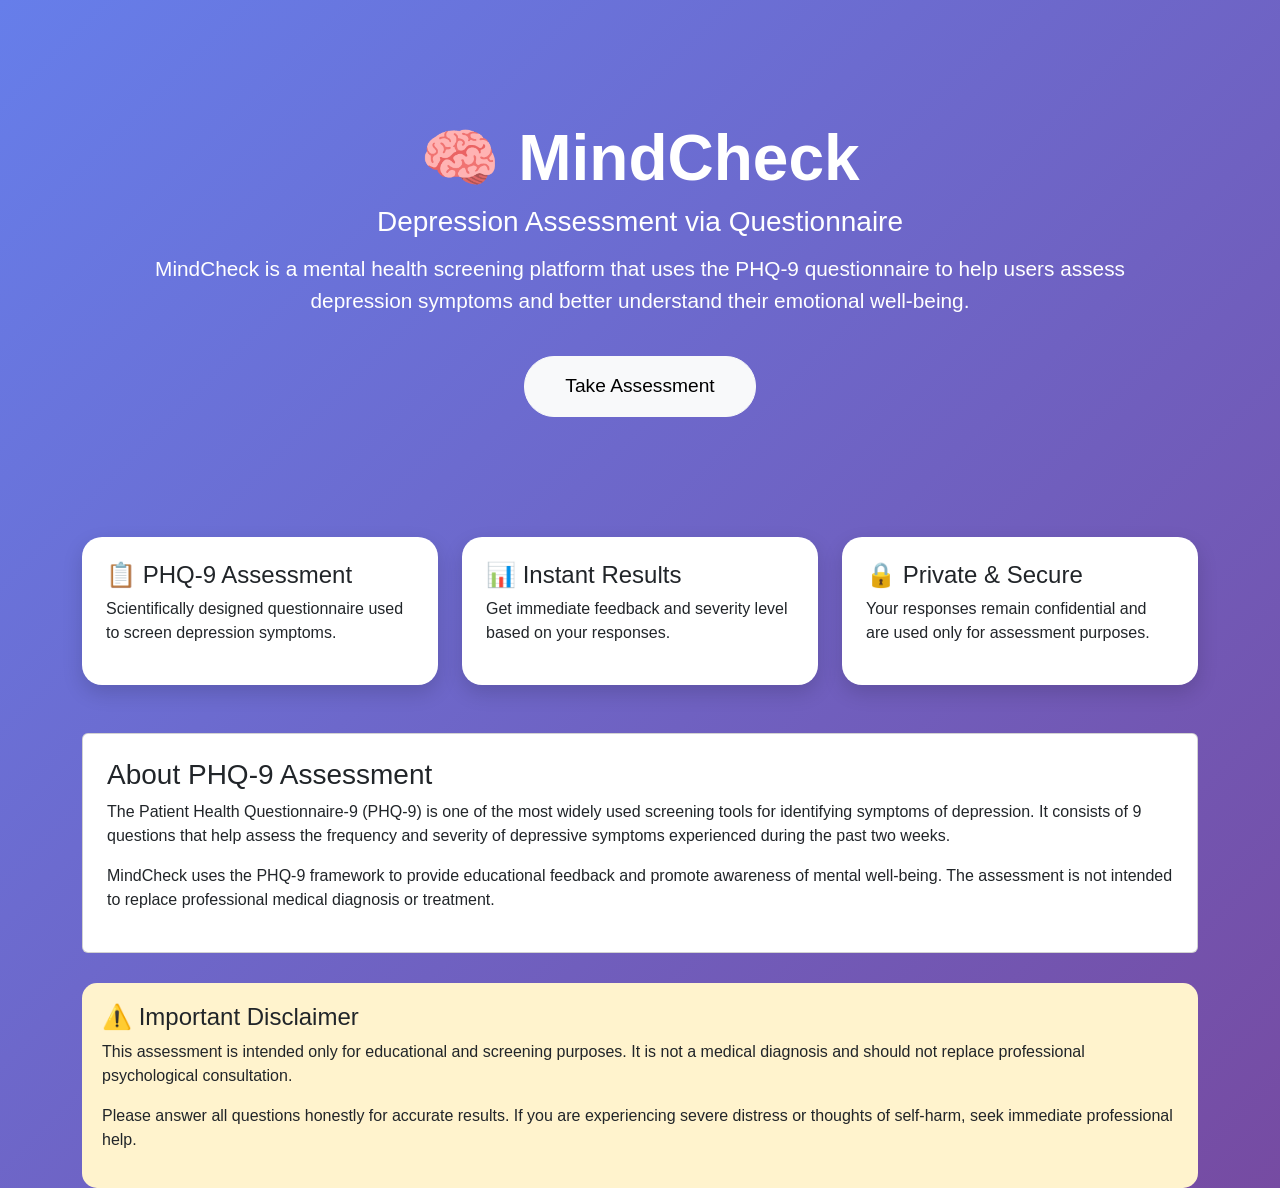
<file: templates/home.html>
<!DOCTYPE html>
<html lang="en">
<head>
<meta charset="UTF-8">
<meta name="google-site-verification" content="tv0QVI2EVXVuz7wg0YKrEv6_OSfT1dpFBpWSc_1g7Ys" />
<meta name="viewport" content="width=device-width, initial-scale=1.0">

<title>MindCheck - Depression Assessment Tool</title>

<meta name="description" content="MindCheck is an online depression assessment tool that helps users evaluate mental well-being through a questionnaire-based screening process.">

<link href="https://cdn.jsdelivr.net/npm/bootstrap@5.3.3/dist/css/bootstrap.min.css" rel="stylesheet">

<style>

body{
    background: linear-gradient(135deg,#667eea,#764ba2);
    min-height:100vh;
    font-family:'Segoe UI',sans-serif;
}

.hero{
    padding:120px 20px;
    text-align:center;
    color:white;
}

.hero h1{
    font-size:4rem;
    font-weight:bold;
}

.hero p{
    font-size:1.3rem;
    margin-top:15px;
}

.feature-card{
    border:none;
    border-radius:20px;
    box-shadow:0 8px 20px rgba(0,0,0,0.15);
    transition:0.3s;
}

.feature-card:hover{
    transform:translateY(-5px);
}

.disclaimer{
    background:#fff3cd;
    padding:20px;
    border-radius:15px;
    margin-top:30px;
}

.start-btn{
    padding:15px 40px;
    font-size:1.2rem;
    border-radius:30px;
}

</style>

</head>

<body>

<div class="container">

    <div class="hero">

        <h1>🧠 MindCheck</h1>

        <h3>Depression Assessment via Questionnaire</h3>

        <p>
            MindCheck is a mental health screening platform that uses the
            PHQ-9 questionnaire to help users assess depression symptoms
            and better understand their emotional well-being.
        </p>

        <a href="/screening">
            <button class="btn btn-light start-btn mt-4">
                Take Assessment
            </button>
        </a>

    </div>

    <div class="row g-4 mb-5">

        <div class="col-md-4">
            <div class="card feature-card p-4 h-100">
                <h4>📋 PHQ-9 Assessment</h4>
                <p>
                    Scientifically designed questionnaire used to screen
                    depression symptoms.
                </p>
            </div>
        </div>

        <div class="col-md-4">
            <div class="card feature-card p-4 h-100">
                <h4>📊 Instant Results</h4>
                <p>
                    Get immediate feedback and severity level based on
                    your responses.
                </p>
            </div>
        </div>

        <div class="col-md-4">
            <div class="card feature-card p-4 h-100">
                <h4>🔒 Private & Secure</h4>
                <p>
                    Your responses remain confidential and are used only
                    for assessment purposes.
                </p>
            </div>
        </div>

    </div>

    <div class="card p-4 mt-4 mb-4">

        <h3>About PHQ-9 Assessment</h3>

        <p>
            The Patient Health Questionnaire-9 (PHQ-9) is one of the most
            widely used screening tools for identifying symptoms of depression.
            It consists of 9 questions that help assess the frequency and
            severity of depressive symptoms experienced during the past two weeks.
        </p>

        <p>
            MindCheck uses the PHQ-9 framework to provide educational feedback
            and promote awareness of mental well-being. The assessment is not
            intended to replace professional medical diagnosis or treatment.
        </p>

    </div>

    <div class="disclaimer">

        <h4>⚠️ Important Disclaimer</h4>

        <p>
            This assessment is intended only for educational and screening
            purposes. It is not a medical diagnosis and should not replace
            professional psychological consultation.
        </p>

        <p>
            Please answer all questions honestly for accurate results.
            If you are experiencing severe distress or thoughts of self-harm,
            seek immediate professional help.
        </p>

    </div>

</div>

</body>
</html>
</file>
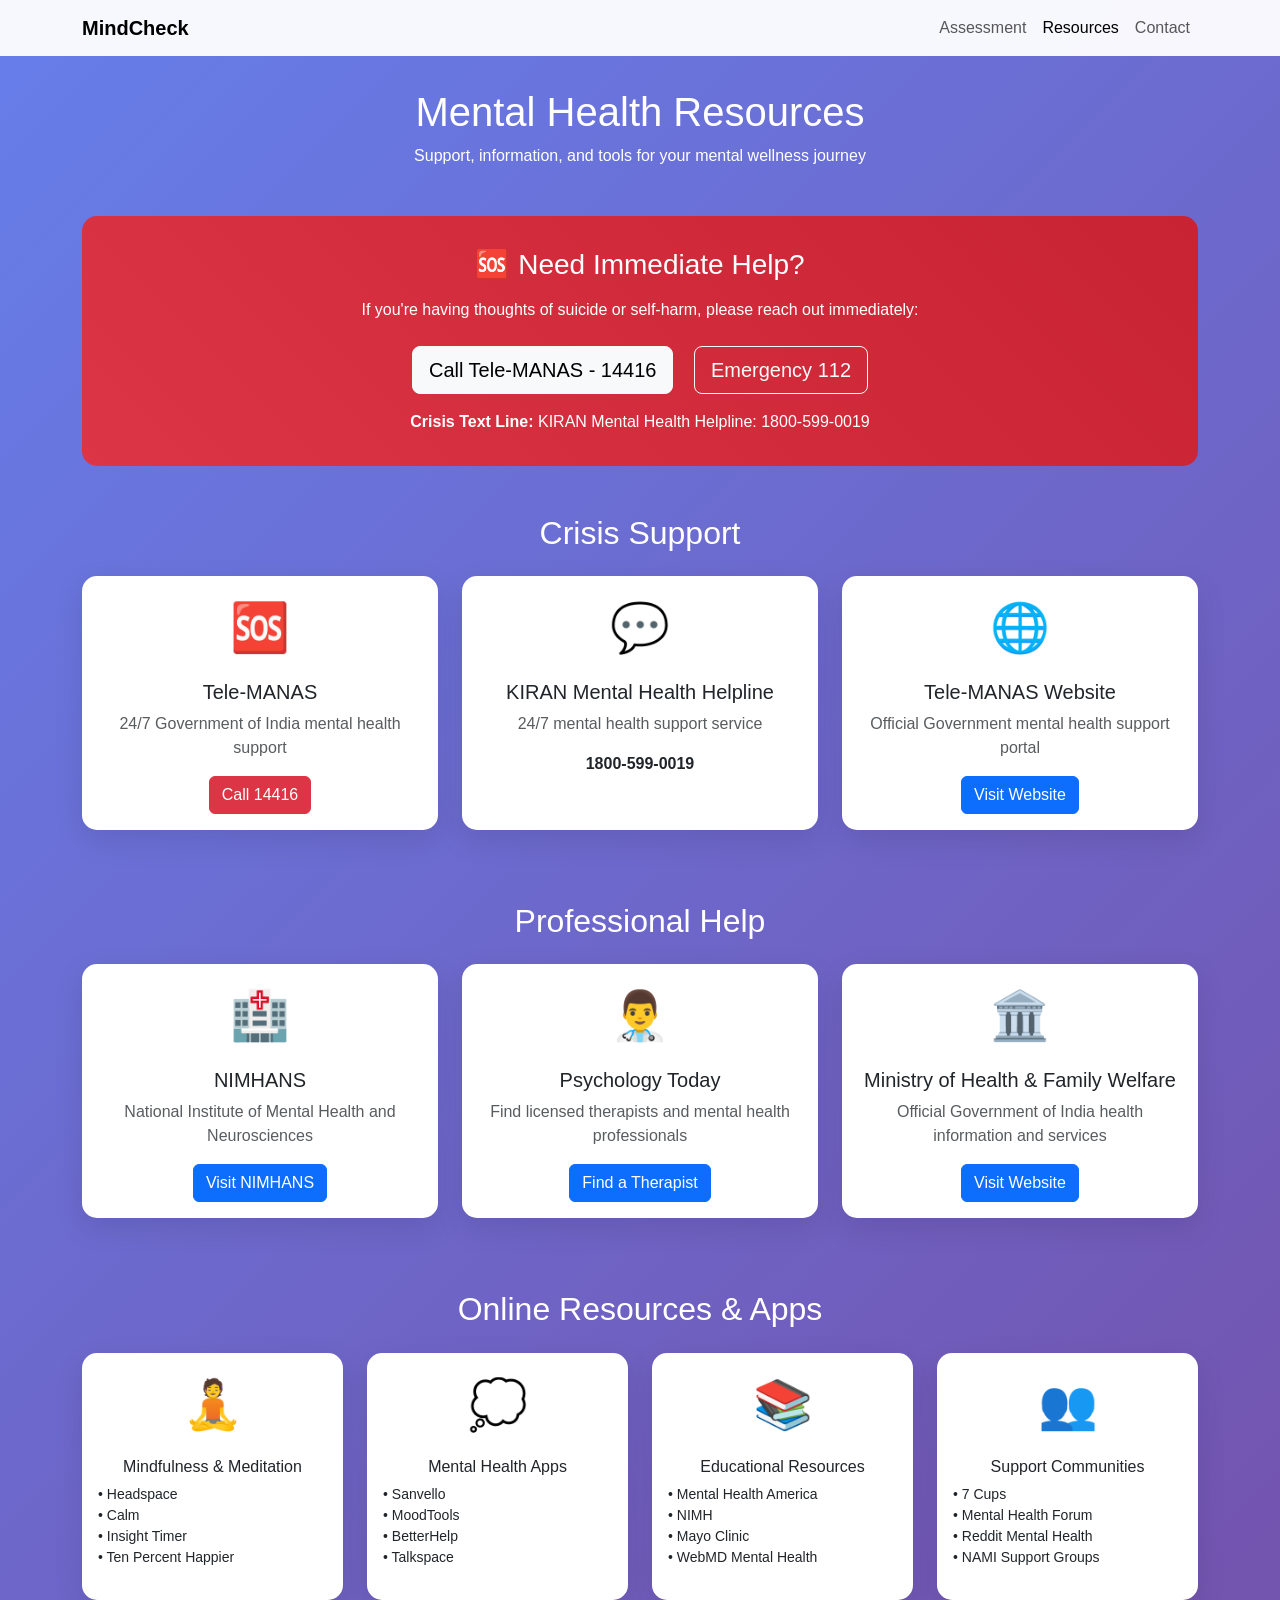
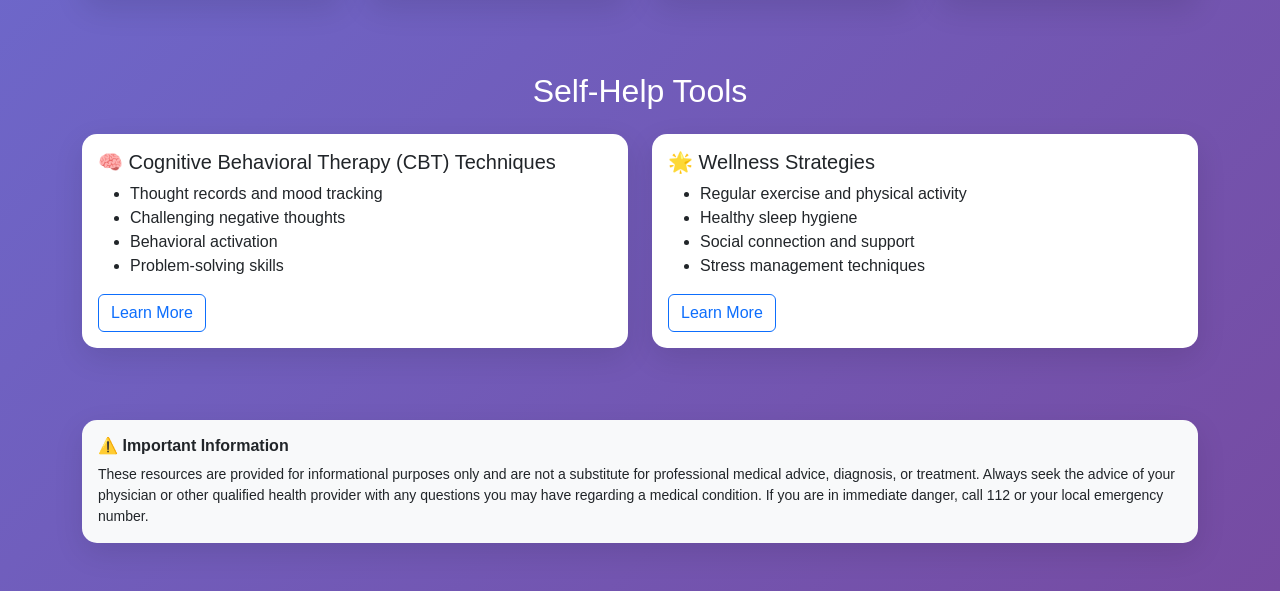
<file: templates/resources.html>
<!DOCTYPE html>
<html lang="en">
<head>
    <meta charset="UTF-8">
    <meta name="viewport" content="width=device-width, initial-scale=1.0">
    <title>Mental Health Resources - MindCheck</title>
    <link href="https://cdnjs.cloudflare.com/ajax/libs/bootstrap/5.3.0/css/bootstrap.min.css" rel="stylesheet">
    <style>
        body {
            background: linear-gradient(135deg, #667eea 0%, #764ba2 100%);
            min-height: 100vh;
            font-family: 'Segoe UI', Tahoma, Geneva, Verdana, sans-serif;
        }
        .card {
            box-shadow: 0 10px 30px rgba(0,0,0,0.1);
            border: none;
            border-radius: 15px;
            transition: transform 0.2s;
        }
        .card:hover {
            transform: translateY(-5px);
        }
        .navbar {
            background: rgba(255,255,255,0.95) !important;
            backdrop-filter: blur(10px);
        }
        .hero-section {
            padding: 2rem 0;
            text-align: center;
            color: white;
        }
        .resource-category {
            margin-bottom: 3rem;
        }
        .resource-card {
            height: 100%;
        }
        .crisis-banner {
            background: linear-gradient(45deg, #dc3545, #c82333);
            color: white;
            padding: 2rem;
            border-radius: 15px;
            margin-bottom: 3rem;
            text-align: center;
        }
        .crisis-banner h3 {
            margin-bottom: 1rem;
        }
        .crisis-buttons a {
            margin: 0.5rem;
        }
        .category-icon {
            font-size: 3rem;
            margin-bottom: 1rem;
        }
    </style>
</head>
<body>
    <!-- Navigation -->
    <nav class="navbar navbar-expand-lg navbar-light bg-light">
        <div class="container">
            <a class="navbar-brand fw-bold" href="/">MindCheck</a>
            <button class="navbar-toggler" type="button" data-bs-toggle="collapse" data-bs-target="#navbarNav">
                <span class="navbar-toggler-icon"></span>
            </button>
            <div class="collapse navbar-collapse" id="navbarNav">
                <ul class="navbar-nav ms-auto">
                    <li class="nav-item">
                        <a class="nav-link" href="/">Assessment</a>
                    </li>
                    <li class="nav-item">
                        <a class="nav-link active" href="/resources">Resources</a>
                    </li>
                    <li class="nav-item">
                        <a class="nav-link" href="/contact">Contact</a>
                    </li>
                </ul>
            </div>
        </div>
    </nav>

    <!-- Hero Section -->
    <div class="hero-section">
        <div class="container">
            <h1>Mental Health Resources</h1>
            <p>Support, information, and tools for your mental wellness journey</p>
        </div>
    </div>

    <!-- Crisis Banner -->
    <div class="container">
        <div class="crisis-banner">
            <h3>🆘 Need Immediate Help?</h3>
            <p class="mb-3">If you're having thoughts of suicide or self-harm, please reach out immediately:</p>
            <div class="crisis-buttons">
                <a href="tel:14416" class="btn btn-light btn-lg me-2">Call Tele-MANAS - 14416</a>
                <a href="tel:112" class="btn btn-outline-light btn-lg">Emergency 112</a>
            </div>
            <p class="mt-2 mb-0"><strong>Crisis Text Line:</strong> KIRAN Mental Health Helpline: 1800-599-0019</p>
        </div>
    </div>

    <!-- Resources -->
    <div class="container pb-5">
      <!-- Crisis Support -->
<div class="resource-category">
    <h2 class="text-white text-center mb-4">Crisis Support</h2>
    <div class="row">

        <div class="col-lg-4 mb-4">
            <div class="card resource-card">
                <div class="card-body text-center">
                    <div class="category-icon">🆘</div>
                    <h5>Tele-MANAS</h5>
                    <p class="text-muted">
                        24/7 Government of India mental health support
                    </p>
                    <a href="tel:14416" class="btn btn-danger">
                        Call 14416
                    </a>
                </div>
            </div>
        </div>

        <div class="col-lg-4 mb-4">
            <div class="card resource-card">
                <div class="card-body text-center">
                    <div class="category-icon">💬</div>
                    <h5>KIRAN Mental Health Helpline</h5>
                    <p class="text-muted">
                        24/7 mental health support service
                    </p>
                    <p><strong>1800-599-0019</strong></p>
                </div>
            </div>
        </div>

        <div class="col-lg-4 mb-4">
            <div class="card resource-card">
                <div class="card-body text-center">
                    <div class="category-icon">🌐</div>
                    <h5>Tele-MANAS Website</h5>
                    <p class="text-muted">
                        Official Government mental health support portal
                    </p>
                    <a href="https://telemanas.mohfw.gov.in/" target="_blank"
                       class="btn btn-primary">
                        Visit Website
                    </a>
                </div>
            </div>
        </div>

    </div>
</div>

        <!-- Professional Help -->
<div class="resource-category">
    <h2 class="text-white text-center mb-4">Professional Help</h2>
    <div class="row">

        <div class="col-lg-4 mb-4">
            <div class="card resource-card">
                <div class="card-body text-center">
                    <div class="category-icon">🏥</div>
                    <h5>NIMHANS</h5>
                    <p class="text-muted">
                        National Institute of Mental Health and Neurosciences
                    </p>
                    <a href="https://nimhans.ac.in/" target="_blank" class="btn btn-primary">
                        Visit NIMHANS
                    </a>
                </div>
            </div>
        </div>

        <div class="col-lg-4 mb-4">
            <div class="card resource-card">
                <div class="card-body text-center">
                    <div class="category-icon">👨‍⚕️</div>
                    <h5>Psychology Today</h5>
                    <p class="text-muted">
                        Find licensed therapists and mental health professionals
                    </p>
                    <a href="https://www.psychologytoday.com/" target="_blank" class="btn btn-primary">
                        Find a Therapist
                    </a>
                </div>
            </div>
        </div>

        <div class="col-lg-4 mb-4">
            <div class="card resource-card">
                <div class="card-body text-center">
                    <div class="category-icon">🏛️</div>
                    <h5>Ministry of Health & Family Welfare</h5>
                    <p class="text-muted">
                        Official Government of India health information and services
                    </p>
                    <a href="https://www.mohfw.gov.in/" target="_blank" class="btn btn-primary">
                        Visit Website
                    </a>
                </div>
            </div>
        </div>

    </div>
</div>

        <!-- Online Resources -->
        <div class="resource-category">
            <h2 class="text-white text-center mb-4">Online Resources & Apps</h2>
            <div class="row">
                <div class="col-lg-3 mb-4">
                    <div class="card resource-card">
                        <div class="card-body text-center">
                            <div class="category-icon">🧘</div>
                            <h6>Mindfulness & Meditation</h6>
                            <ul class="list-unstyled text-start small">
                                <li>• Headspace</li>
                                <li>• Calm</li>
                                <li>• Insight Timer</li>
                                <li>• Ten Percent Happier</li>
                            </ul>
                        </div>
                    </div>
                </div>
                <div class="col-lg-3 mb-4">
                    <div class="card resource-card">
                        <div class="card-body text-center">
                            <div class="category-icon">💭</div>
                            <h6>Mental Health Apps</h6>
                            <ul class="list-unstyled text-start small">
                                <li>• Sanvello</li>
                                <li>• MoodTools</li>
                                <li>• BetterHelp</li>
                                <li>• Talkspace</li>
                            </ul>
                        </div>
                    </div>
                </div>
                <div class="col-lg-3 mb-4">
                    <div class="card resource-card">
                        <div class="card-body text-center">
                            <div class="category-icon">📚</div>
                            <h6>Educational Resources</h6>
                            <ul class="list-unstyled text-start small">
                                <li>• Mental Health America</li>
                                <li>• NIMH</li>
                                <li>• Mayo Clinic</li>
                                <li>• WebMD Mental Health</li>
                            </ul>
                        </div>
                    </div>
                </div>
                <div class="col-lg-3 mb-4">
                    <div class="card resource-card">
                        <div class="card-body text-center">
                            <div class="category-icon">👥</div>
                            <h6>Support Communities</h6>
                            <ul class="list-unstyled text-start small">
                                <li>• 7 Cups</li>
                                <li>• Mental Health Forum</li>
                                <li>• Reddit Mental Health</li>
                                <li>• NAMI Support Groups</li>
                            </ul>
                        </div>
                    </div>
                </div>
            </div>
        </div>

        <!-- Self-Help Tools -->
        <div class="resource-category">
            <h2 class="text-white text-center mb-4">Self-Help Tools</h2>
            <div class="row">
                <div class="col-lg-6 mb-4">
                    <div class="card">
                        <div class="card-body">
                            <h5>🧠 Cognitive Behavioral Therapy (CBT) Techniques</h5>
                            <ul>
                                <li>Thought records and mood tracking</li>
                                <li>Challenging negative thoughts</li>
                                <li>Behavioral activation</li>
                                <li>Problem-solving skills</li>
                            </ul>
                            <a href="https://www.cdc.gov/mentalhealth/tools-resources/individuals/index.htm" target="_blank" class="btn btn-outline-primary">Learn More</a>
                        </div>
                    </div>
                </div>
                <div class="col-lg-6 mb-4">
                    <div class="card">
                        <div class="card-body">
                            <h5>🌟 Wellness Strategies</h5>
                            <ul>
                                <li>Regular exercise and physical activity</li>
                                <li>Healthy sleep hygiene</li>
                                <li>Social connection and support</li>
                                <li>Stress management techniques</li>
                            </ul>
                            <a href="https://www.mentalhealth.gov/basics/what-is-mental-health" target="_blank" class="btn btn-outline-primary">Learn More</a>
                        </div>
                    </div>
                </div>
            </div>
        </div>

        <!-- Disclaimer -->
        <div class="card bg-light">
            <div class="card-body">
                <h6 class="fw-bold mb-2">⚠️ Important Information</h6>
                <p class="mb-0 small">
                    These resources are provided for informational purposes only and are not a substitute for professional medical advice, 
                    diagnosis, or treatment. Always seek the advice of your physician or other qualified health provider with any questions 
                    you may have regarding a medical condition. If you are in immediate danger, call 112 or your local emergency number.
                </p>
            </div>
        </div>
    </div>

    <script src="https://cdnjs.cloudflare.com/ajax/libs/bootstrap/5.3.0/js/bootstrap.bundle.min.js"></script>
</body>
</html>
</file>
